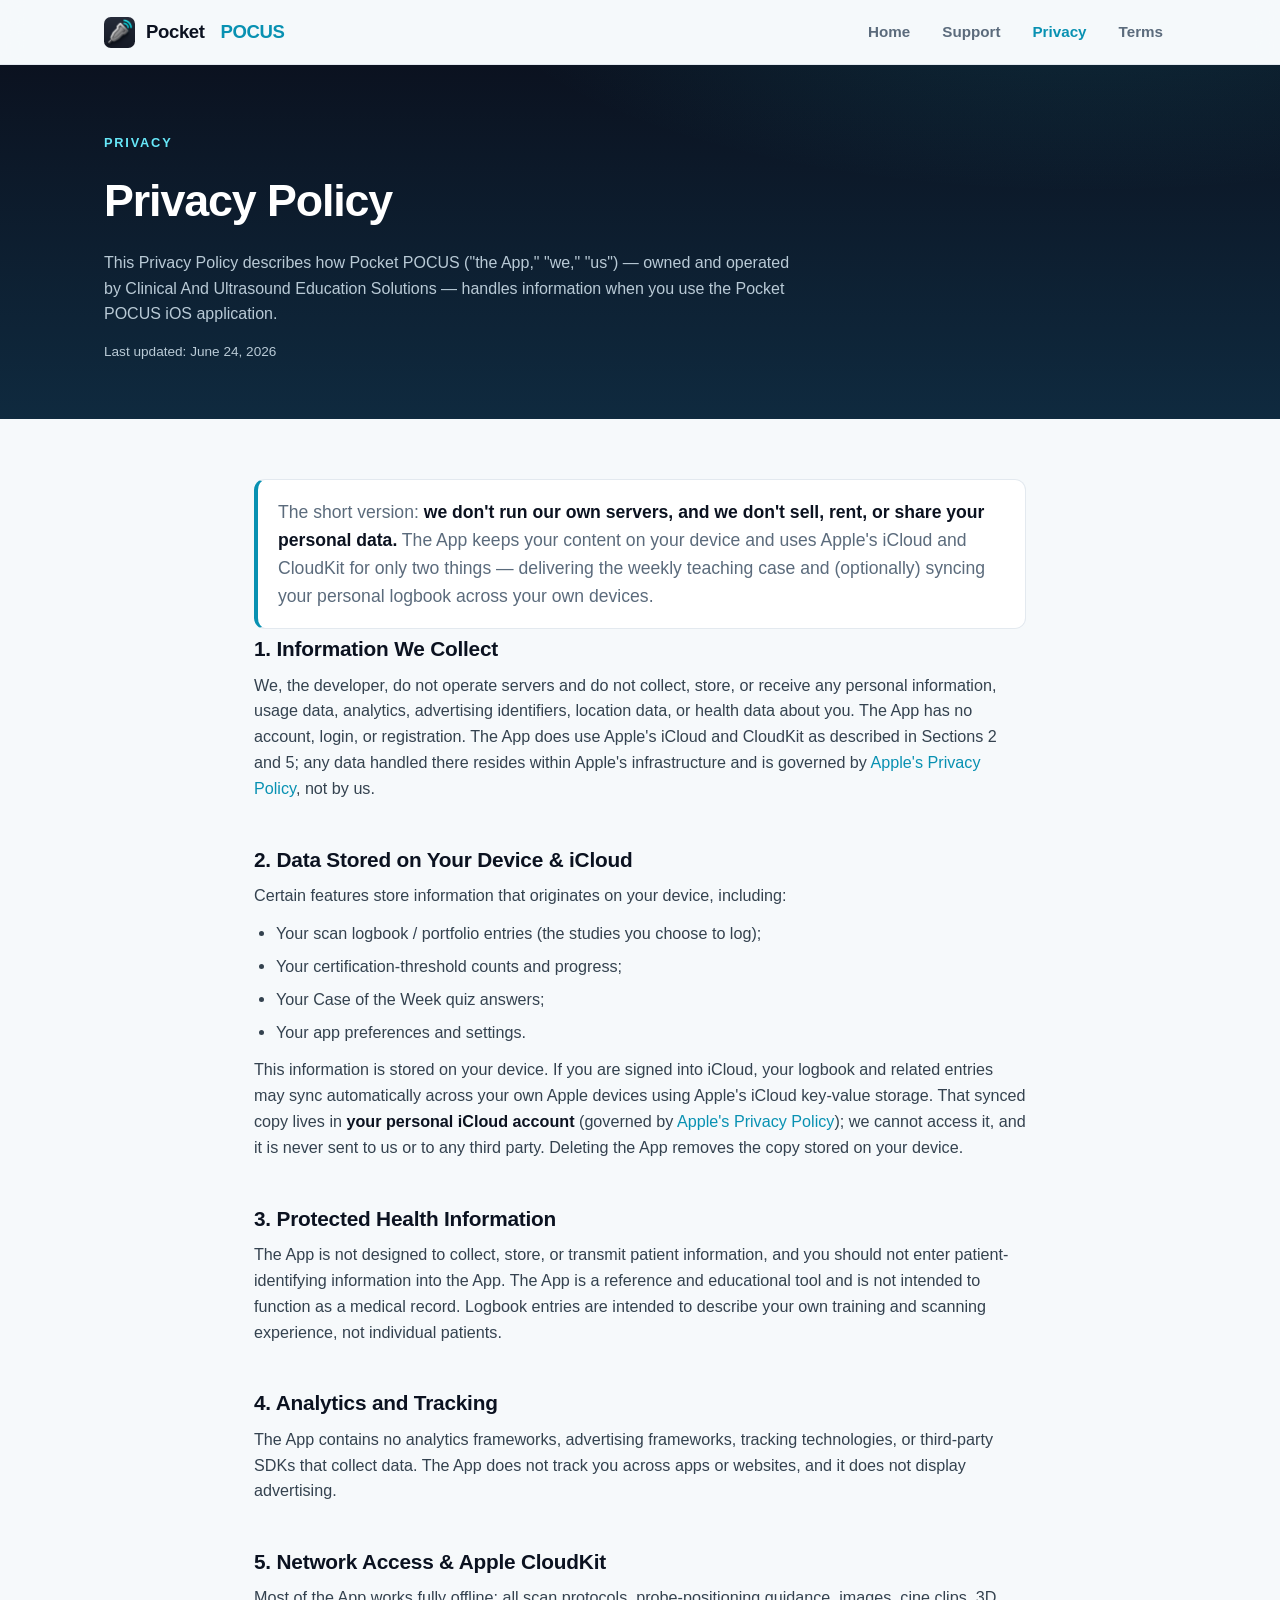
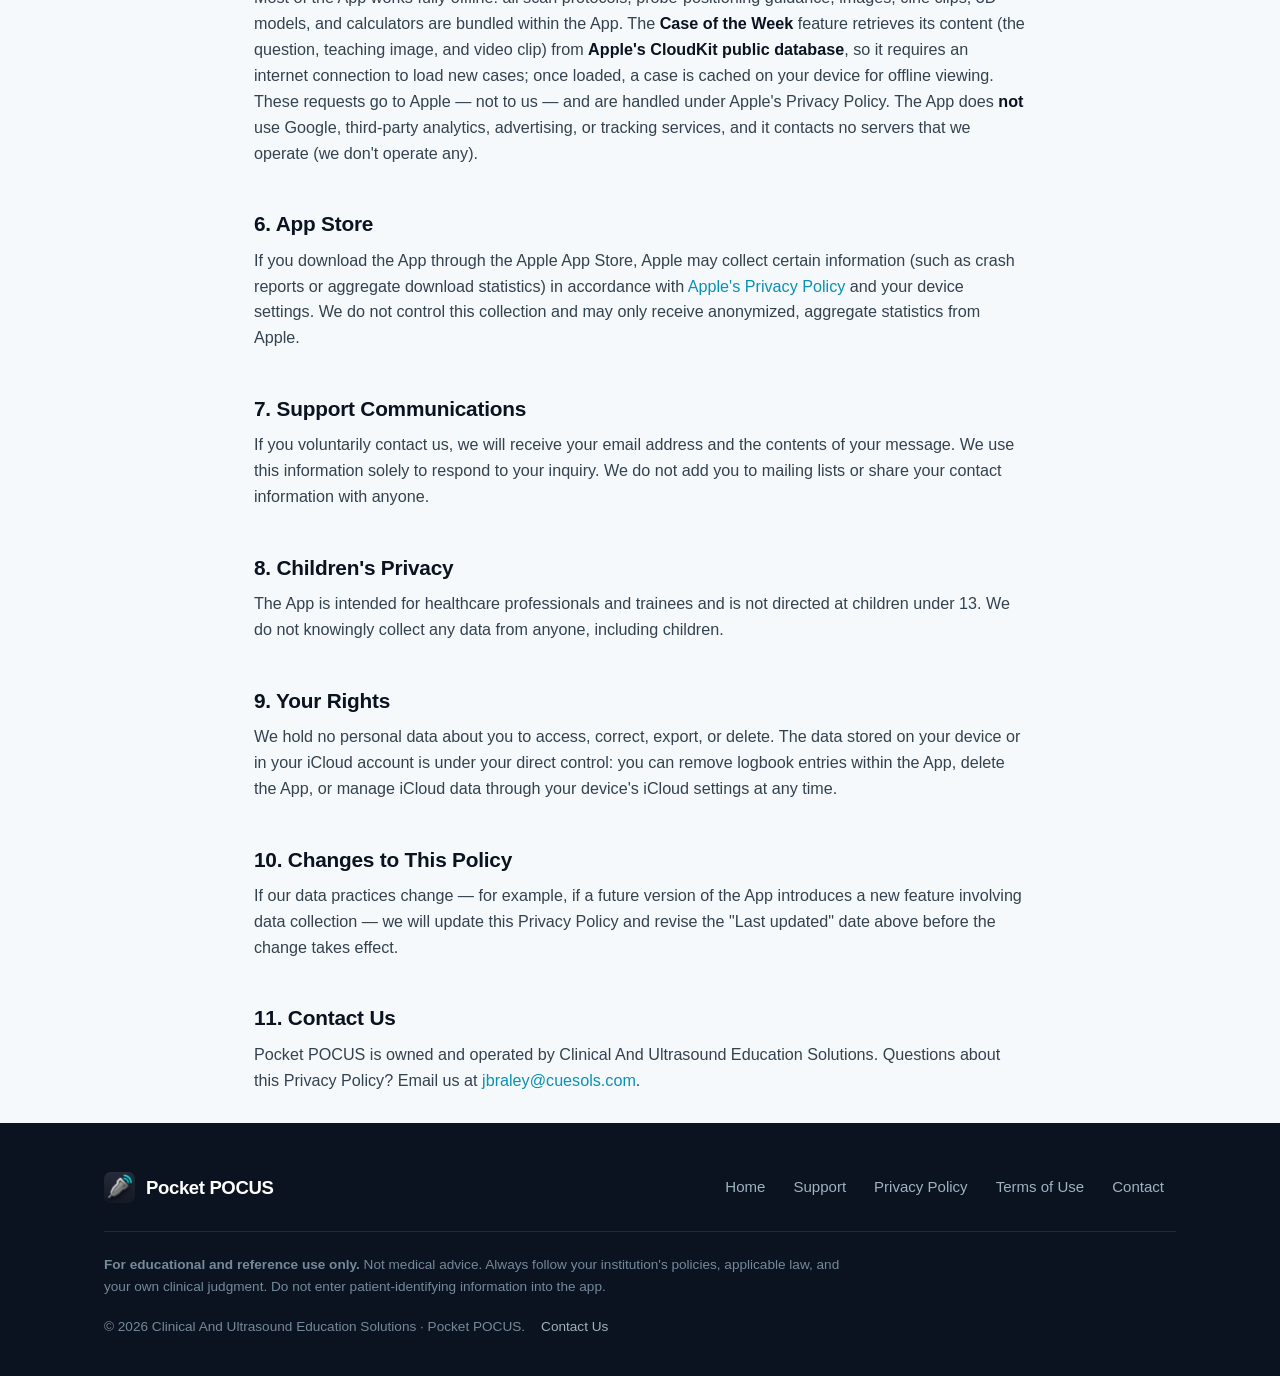
<file: privacy.html>
<!DOCTYPE html>
<html lang="en">
<head>
<meta charset="UTF-8">
<meta name="viewport" content="width=device-width, initial-scale=1.0">
<title>Privacy Policy — Pocket POCUS</title>
<meta name="description" content="Pocket POCUS privacy policy. We don't run our own servers or sell your data. The app stores content on your device and uses Apple iCloud and CloudKit only to deliver the weekly case and optionally sync your logbook.">
<meta name="theme-color" content="#0b1220">
<link rel="icon" type="image/png" href="assets/favicon.png">
<link rel="apple-touch-icon" href="assets/favicon.png">
<link rel="stylesheet" href="styles.css">
</head>
<body>

<header class="nav">
  <div class="wrap">
    <a class="brand" href="index.html">
      <img class="logo-mark" src="assets/favicon.png" alt="">
      Pocket&nbsp;<b>POCUS</b>
    </a>
    <nav class="nav-links">
      <a href="index.html">Home</a>
      <a href="support.html">Support</a>
      <a href="privacy.html" class="active">Privacy</a>
      <a href="terms.html">Terms</a>
    </nav>
  </div>
</header>

<section class="page-hero">
  <div class="wrap">
    <span class="kicker">Privacy</span>
    <h1>Privacy Policy</h1>
    <p>This Privacy Policy describes how Pocket POCUS ("the App," "we," "us") — owned and operated by Clinical And Ultrasound Education Solutions — handles information when you use the Pocket POCUS iOS application.</p>
    <p class="updated">Last updated: June 24, 2026</p>
  </div>
</section>

<section class="legal">
  <div class="wrap">

    <p class="lead">The short version: <strong>we don't run our own servers, and we don't sell, rent, or share your personal data.</strong> The App keeps your content on your device and uses Apple's iCloud and CloudKit for only two things — delivering the weekly teaching case and (optionally) syncing your personal logbook across your own devices.</p>

    <h2>1. Information We Collect</h2>
    <p>We, the developer, do not operate servers and do not collect, store, or receive any personal information, usage data, analytics, advertising identifiers, location data, or health data about you. The App has no account, login, or registration. The App does use Apple's iCloud and CloudKit as described in Sections 2 and 5; any data handled there resides within Apple's infrastructure and is governed by <a href="https://www.apple.com/legal/privacy/" target="_blank" rel="noopener">Apple's Privacy Policy</a>, not by us.</p>

    <h2>2. Data Stored on Your Device &amp; iCloud</h2>
    <p>Certain features store information that originates on your device, including:</p>
    <ul>
      <li>Your scan logbook / portfolio entries (the studies you choose to log);</li>
      <li>Your certification-threshold counts and progress;</li>
      <li>Your Case of the Week quiz answers;</li>
      <li>Your app preferences and settings.</li>
    </ul>
    <p>This information is stored on your device. If you are signed into iCloud, your logbook and related entries may sync automatically across your own Apple devices using Apple's iCloud key-value storage. That synced copy lives in <strong>your personal iCloud account</strong> (governed by <a href="https://www.apple.com/legal/privacy/" target="_blank" rel="noopener">Apple's Privacy Policy</a>); we cannot access it, and it is never sent to us or to any third party. Deleting the App removes the copy stored on your device.</p>

    <h2>3. Protected Health Information</h2>
    <p>The App is not designed to collect, store, or transmit patient information, and you should not enter patient-identifying information into the App. The App is a reference and educational tool and is not intended to function as a medical record. Logbook entries are intended to describe your own training and scanning experience, not individual patients.</p>

    <h2>4. Analytics and Tracking</h2>
    <p>The App contains no analytics frameworks, advertising frameworks, tracking technologies, or third-party SDKs that collect data. The App does not track you across apps or websites, and it does not display advertising.</p>

    <h2>5. Network Access &amp; Apple CloudKit</h2>
    <p>Most of the App works fully offline: all scan protocols, probe-positioning guidance, images, cine clips, 3D models, and calculators are bundled within the App. The <strong>Case of the Week</strong> feature retrieves its content (the question, teaching image, and video clip) from <strong>Apple's CloudKit public database</strong>, so it requires an internet connection to load new cases; once loaded, a case is cached on your device for offline viewing. These requests go to Apple — not to us — and are handled under Apple's Privacy Policy. The App does <strong>not</strong> use Google, third-party analytics, advertising, or tracking services, and it contacts no servers that we operate (we don't operate any).</p>

    <h2>6. App Store</h2>
    <p>If you download the App through the Apple App Store, Apple may collect certain information (such as crash reports or aggregate download statistics) in accordance with <a href="https://www.apple.com/legal/privacy/" target="_blank" rel="noopener">Apple's Privacy Policy</a> and your device settings. We do not control this collection and may only receive anonymized, aggregate statistics from Apple.</p>

    <h2>7. Support Communications</h2>
    <p>If you voluntarily contact us, we will receive your email address and the contents of your message. We use this information solely to respond to your inquiry. We do not add you to mailing lists or share your contact information with anyone.</p>

    <h2>8. Children's Privacy</h2>
    <p>The App is intended for healthcare professionals and trainees and is not directed at children under 13. We do not knowingly collect any data from anyone, including children.</p>

    <h2>9. Your Rights</h2>
    <p>We hold no personal data about you to access, correct, export, or delete. The data stored on your device or in your iCloud account is under your direct control: you can remove logbook entries within the App, delete the App, or manage iCloud data through your device's iCloud settings at any time.</p>

    <h2>10. Changes to This Policy</h2>
    <p>If our data practices change — for example, if a future version of the App introduces a new feature involving data collection — we will update this Privacy Policy and revise the "Last updated" date above before the change takes effect.</p>

    <h2>11. Contact Us</h2>
    <p>Pocket POCUS is owned and operated by Clinical And Ultrasound Education Solutions. Questions about this Privacy Policy? Email us at <a href="mailto:jbraley@cuesols.com">jbraley@cuesols.com</a>.</p>

  </div>
</section>

<footer class="footer">
  <div class="wrap">
    <div class="top">
      <a class="brand" href="index.html">
        <img class="logo-mark" src="assets/favicon.png" alt="">
        Pocket POCUS
      </a>
      <nav>
        <a href="index.html">Home</a>
        <a href="support.html">Support</a>
        <a href="privacy.html">Privacy Policy</a>
        <a href="terms.html">Terms of Use</a>
        <a href="mailto:jbraley@cuesols.com">Contact</a>
      </nav>
    </div>
    <p class="legal-note"><b>For educational and reference use only.</b> Not medical advice. Always follow your institution's policies, applicable law, and your own clinical judgment. Do not enter patient-identifying information into the app.</p>
    <div class="copy">
      <span>© 2026 Clinical And Ultrasound Education Solutions · Pocket POCUS.</span>
      <a href="mailto:jbraley@cuesols.com">Contact Us</a>
    </div>
  </div>
</footer>

</body>
</html>
</file>
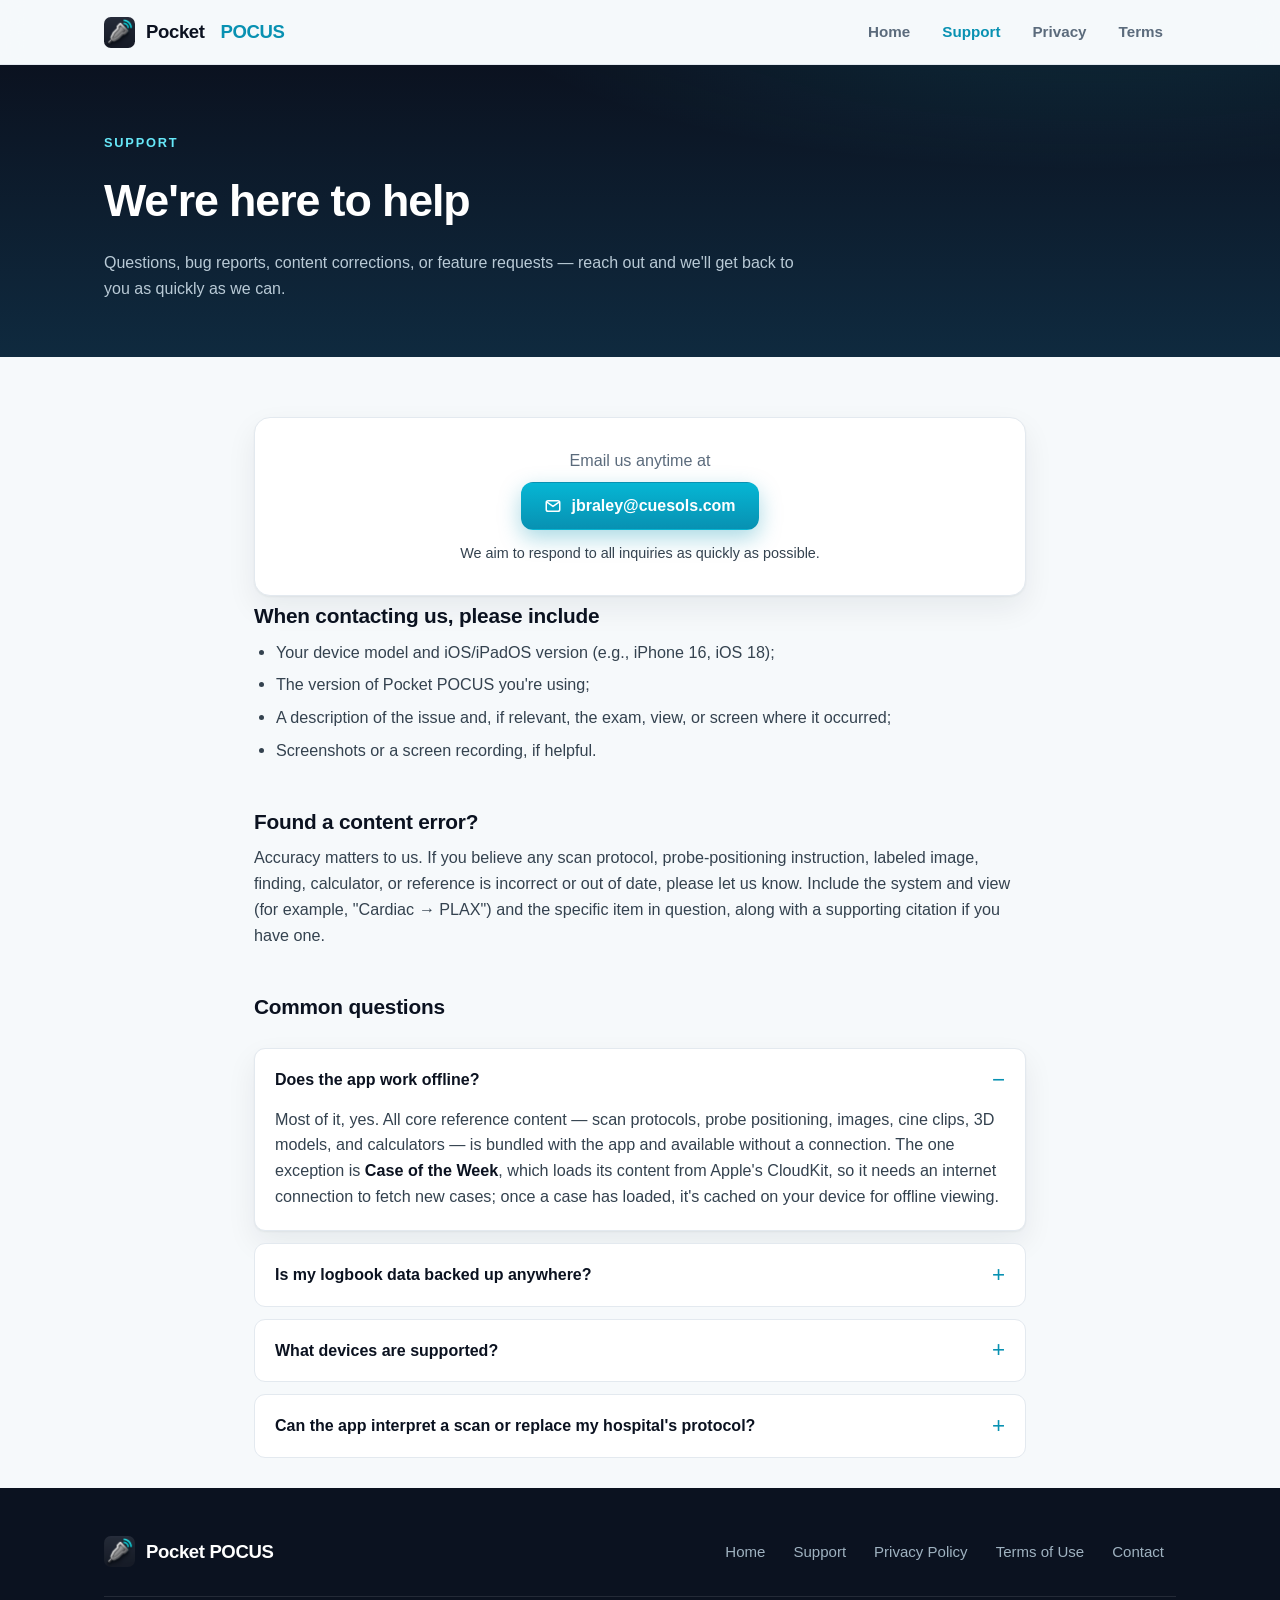
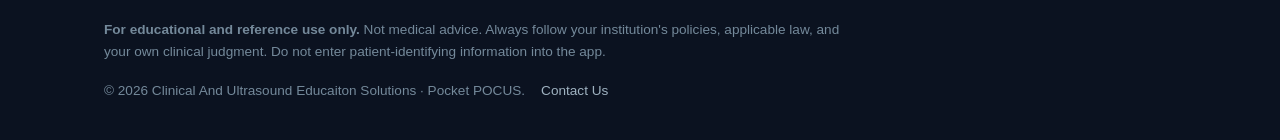
<file: support.html>
<!DOCTYPE html>
<html lang="en">
<head>
<meta charset="UTF-8">
<meta name="viewport" content="width=device-width, initial-scale=1.0">
<title>Support — Pocket POCUS</title>
<meta name="description" content="Get help with Pocket POCUS. Contact support, report a content error, or read answers to common questions about the point-of-care ultrasound reference app.">
<meta name="theme-color" content="#0b1220">
<link rel="icon" type="image/png" href="assets/favicon.png">
<link rel="apple-touch-icon" href="assets/favicon.png">
<link rel="stylesheet" href="styles.css">
</head>
<body>

<header class="nav">
  <div class="wrap">
    <a class="brand" href="index.html">
      <img class="logo-mark" src="assets/favicon.png" alt="">
      Pocket&nbsp;<b>POCUS</b>
    </a>
    <nav class="nav-links">
      <a href="index.html">Home</a>
      <a href="support.html" class="active">Support</a>
      <a href="privacy.html">Privacy</a>
      <a href="terms.html">Terms</a>
    </nav>
  </div>
</header>

<section class="page-hero">
  <div class="wrap">
    <span class="kicker">Support</span>
    <h1>We're here to help</h1>
    <p>Questions, bug reports, content corrections, or feature requests — reach out and we'll get back to you as quickly as we can.</p>
  </div>
</section>

<section class="legal">
  <div class="wrap">

    <div class="support-card">
      <p style="margin-top:0;color:var(--muted);">Email us anytime at</p>
      <a class="btn btn-primary email-btn" href="mailto:jbraley@cuesols.com?subject=Pocket%20POCUS%20Support">
        <svg width="18" height="18" viewBox="0 0 24 24" fill="none" stroke="currentColor" stroke-width="2" stroke-linecap="round" stroke-linejoin="round"><rect x="3" y="5" width="18" height="14" rx="2.5"/><path d="m3.5 6.5 8.5 6 8.5-6"/></svg>
        jbraley@cuesols.com
      </a>
      <p style="margin-bottom:0;font-size:.9rem;">We aim to respond to all inquiries as quickly as possible.</p>
    </div>

    <h2>When contacting us, please include</h2>
    <ul>
      <li>Your device model and iOS/iPadOS version (e.g., iPhone 16, iOS 18);</li>
      <li>The version of Pocket POCUS you're using;</li>
      <li>A description of the issue and, if relevant, the exam, view, or screen where it occurred;</li>
      <li>Screenshots or a screen recording, if helpful.</li>
    </ul>

    <h2>Found a content error?</h2>
    <p>Accuracy matters to us. If you believe any scan protocol, probe-positioning instruction, labeled image, finding, calculator, or reference is incorrect or out of date, please let us know. Include the system and view (for example, "Cardiac → PLAX") and the specific item in question, along with a supporting citation if you have one.</p>

    <h2>Common questions</h2>
    <div class="faq">
      <details open>
        <summary>Does the app work offline?</summary>
        <p>Most of it, yes. All core reference content — scan protocols, probe positioning, images, cine clips, 3D models, and calculators — is bundled with the app and available without a connection. The one exception is <strong>Case of the Week</strong>, which loads its content from Apple's CloudKit, so it needs an internet connection to fetch new cases; once a case has loaded, it's cached on your device for offline viewing.</p>
      </details>
      <details>
        <summary>Is my logbook data backed up anywhere?</summary>
        <p>Your logbook and certification counts are stored on your device. If you're signed into iCloud, they also sync across your own Apple devices via iCloud — that copy lives in your personal Apple account, not on our servers (we don't operate any), and we can't access it. Deleting the app removes the copy stored on your device.</p>
      </details>
      <details>
        <summary>What devices are supported?</summary>
        <p>Pocket POCUS is a universal app for iPhone and iPad. We aim to support recent iOS and iPadOS versions; see the App Store listing for current requirements once the app is live.</p>
      </details>
      <details>
        <summary>Can the app interpret a scan or replace my hospital's protocol?</summary>
        <p>No. Pocket POCUS is an educational and reference tool only. It does not interpret images, provide medical advice, or make clinical decisions, and it does not replace formal training, supervision, credentialing, or your institution's policies and protocols. Always rely on your own clinical judgment and follow the rules that govern your practice. See our <a href="terms.html">Terms of Use</a>.</p>
      </details>
    </div>

  </div>
</section>

<footer class="footer">
  <div class="wrap">
    <div class="top">
      <a class="brand" href="index.html">
        <img class="logo-mark" src="assets/favicon.png" alt="">
        Pocket POCUS
      </a>
      <nav>
        <a href="index.html">Home</a>
        <a href="support.html">Support</a>
        <a href="privacy.html">Privacy Policy</a>
        <a href="terms.html">Terms of Use</a>
        <a href="mailto:jbraley@cuesols.com">Contact</a>
      </nav>
    </div>
    <p class="legal-note"><b>For educational and reference use only.</b> Not medical advice. Always follow your institution's policies, applicable law, and your own clinical judgment. Do not enter patient-identifying information into the app.</p>
    <div class="copy">
      <span>© 2026 Clinical And Ultrasound Educaiton Solutions · Pocket POCUS.</span>
      <a href="mailto:jbraley@cuesols.com">Contact Us</a>
    </div>
  </div>
</footer>

</body>
</html>
</file>
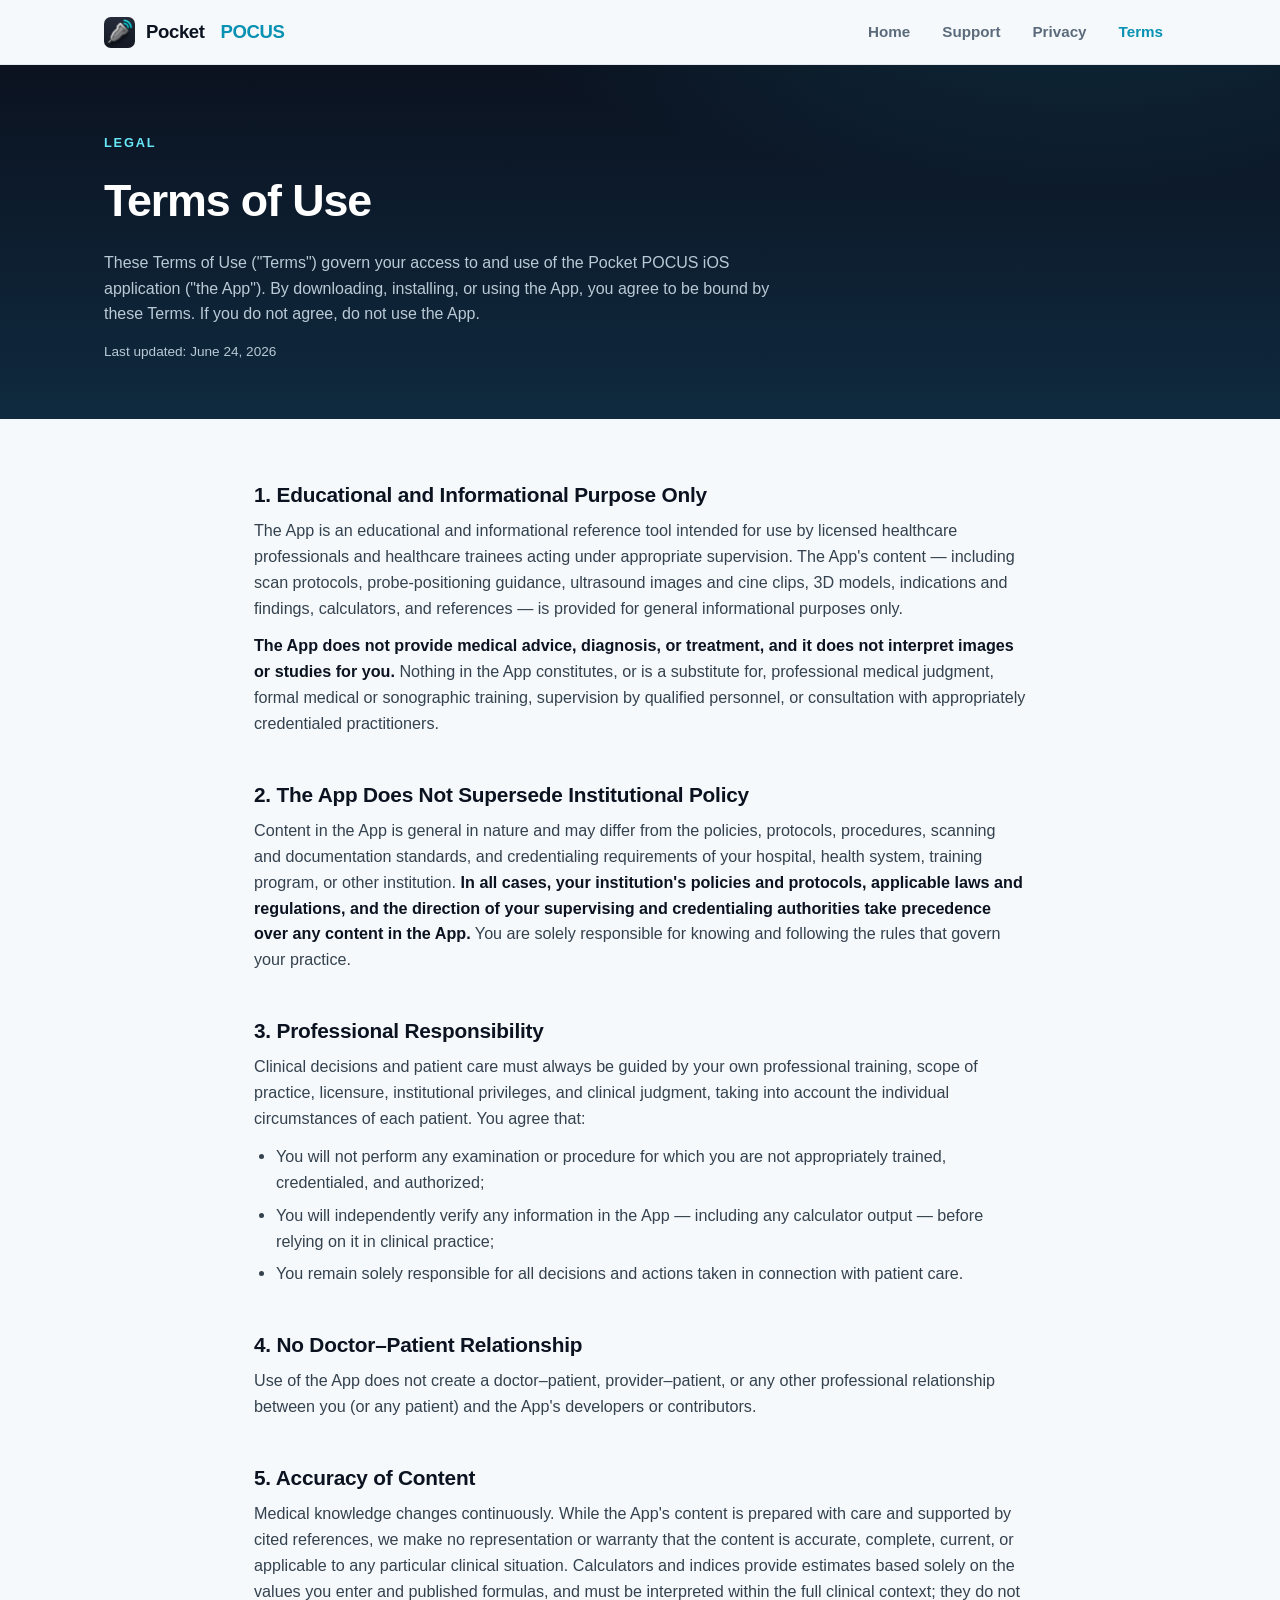
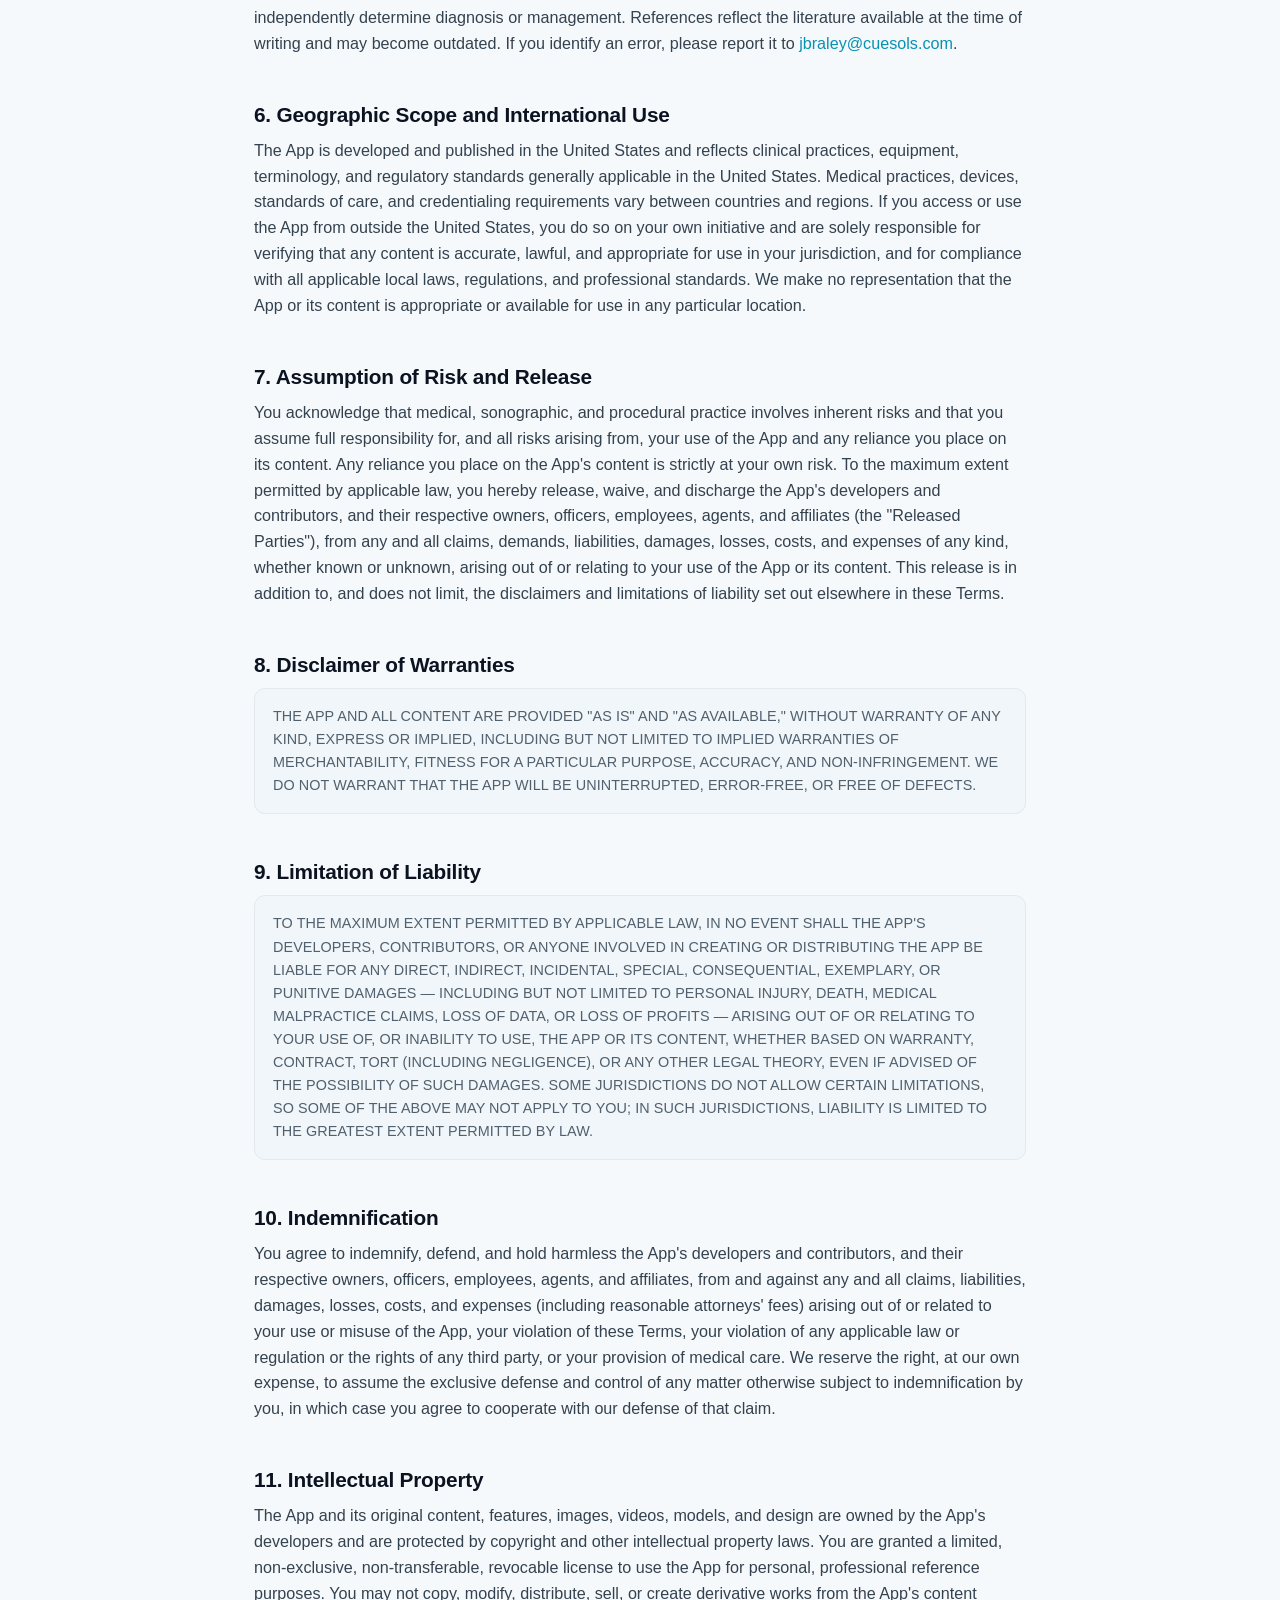
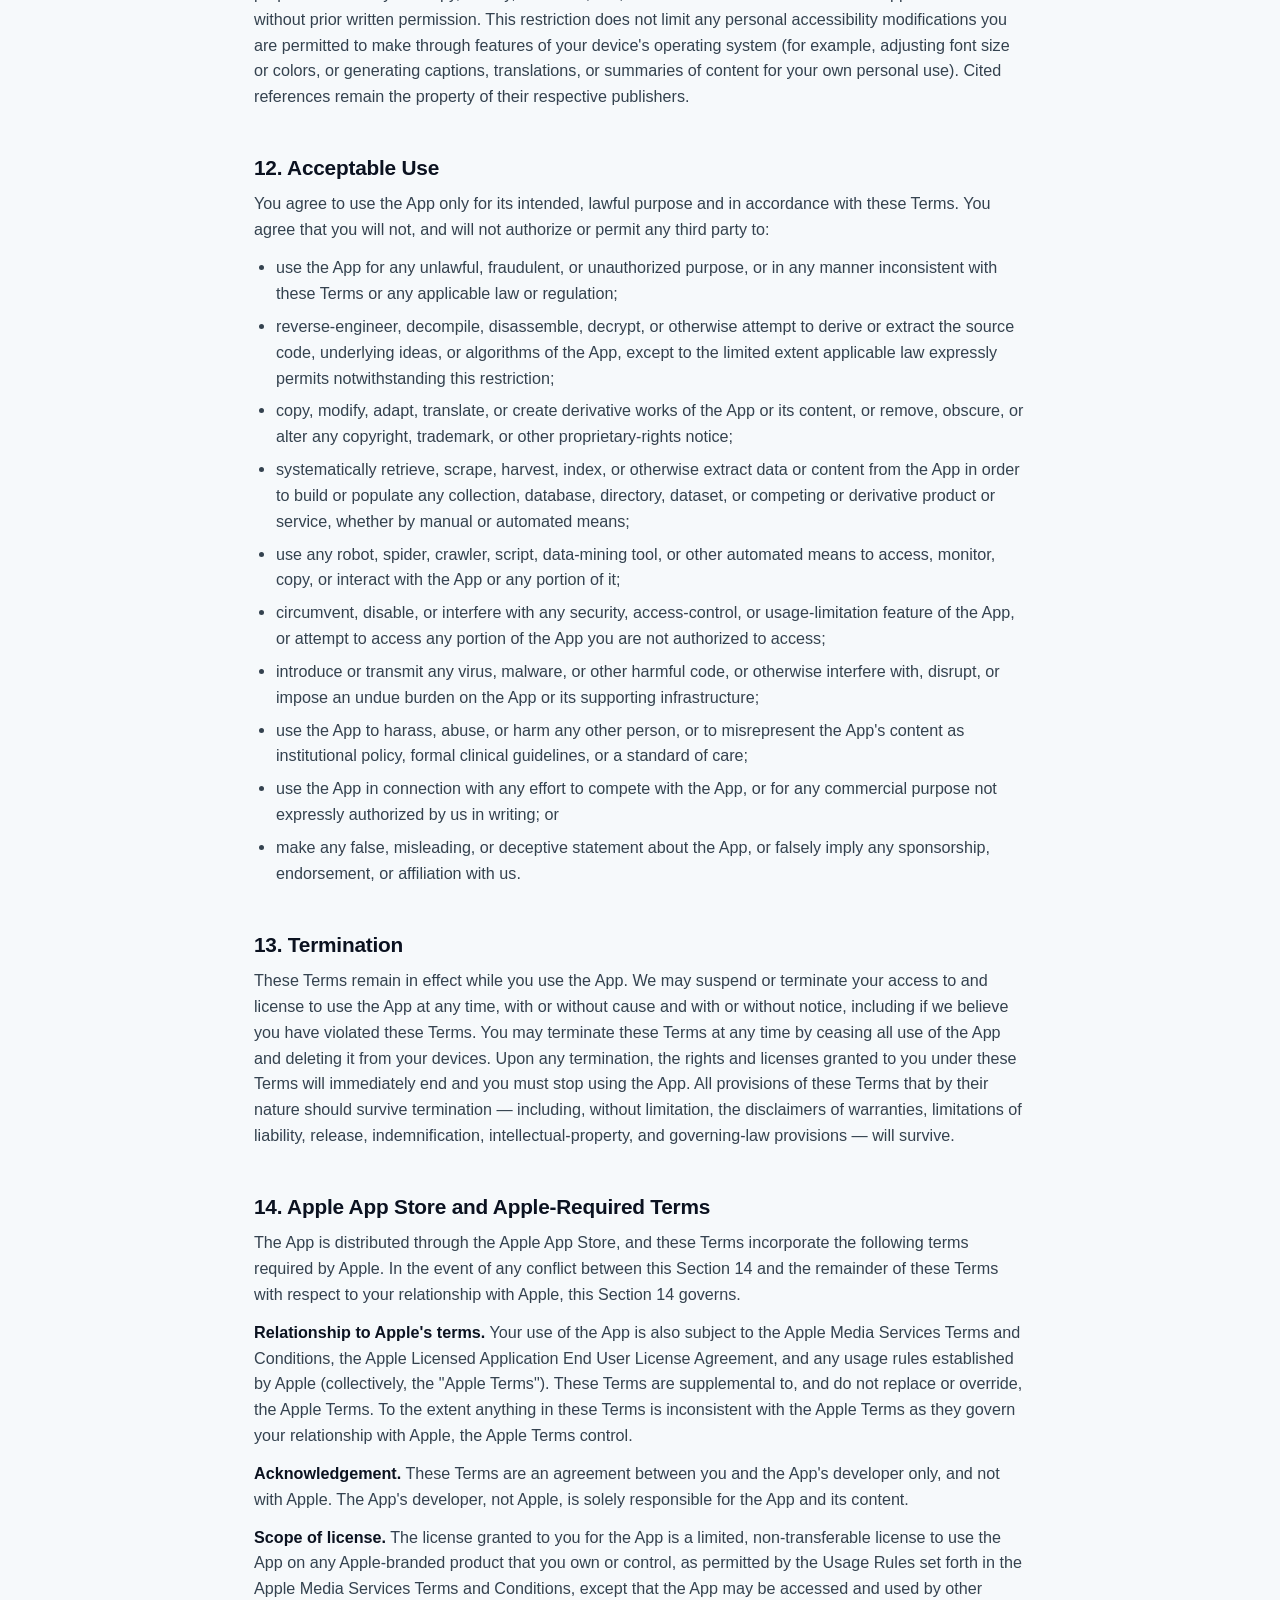
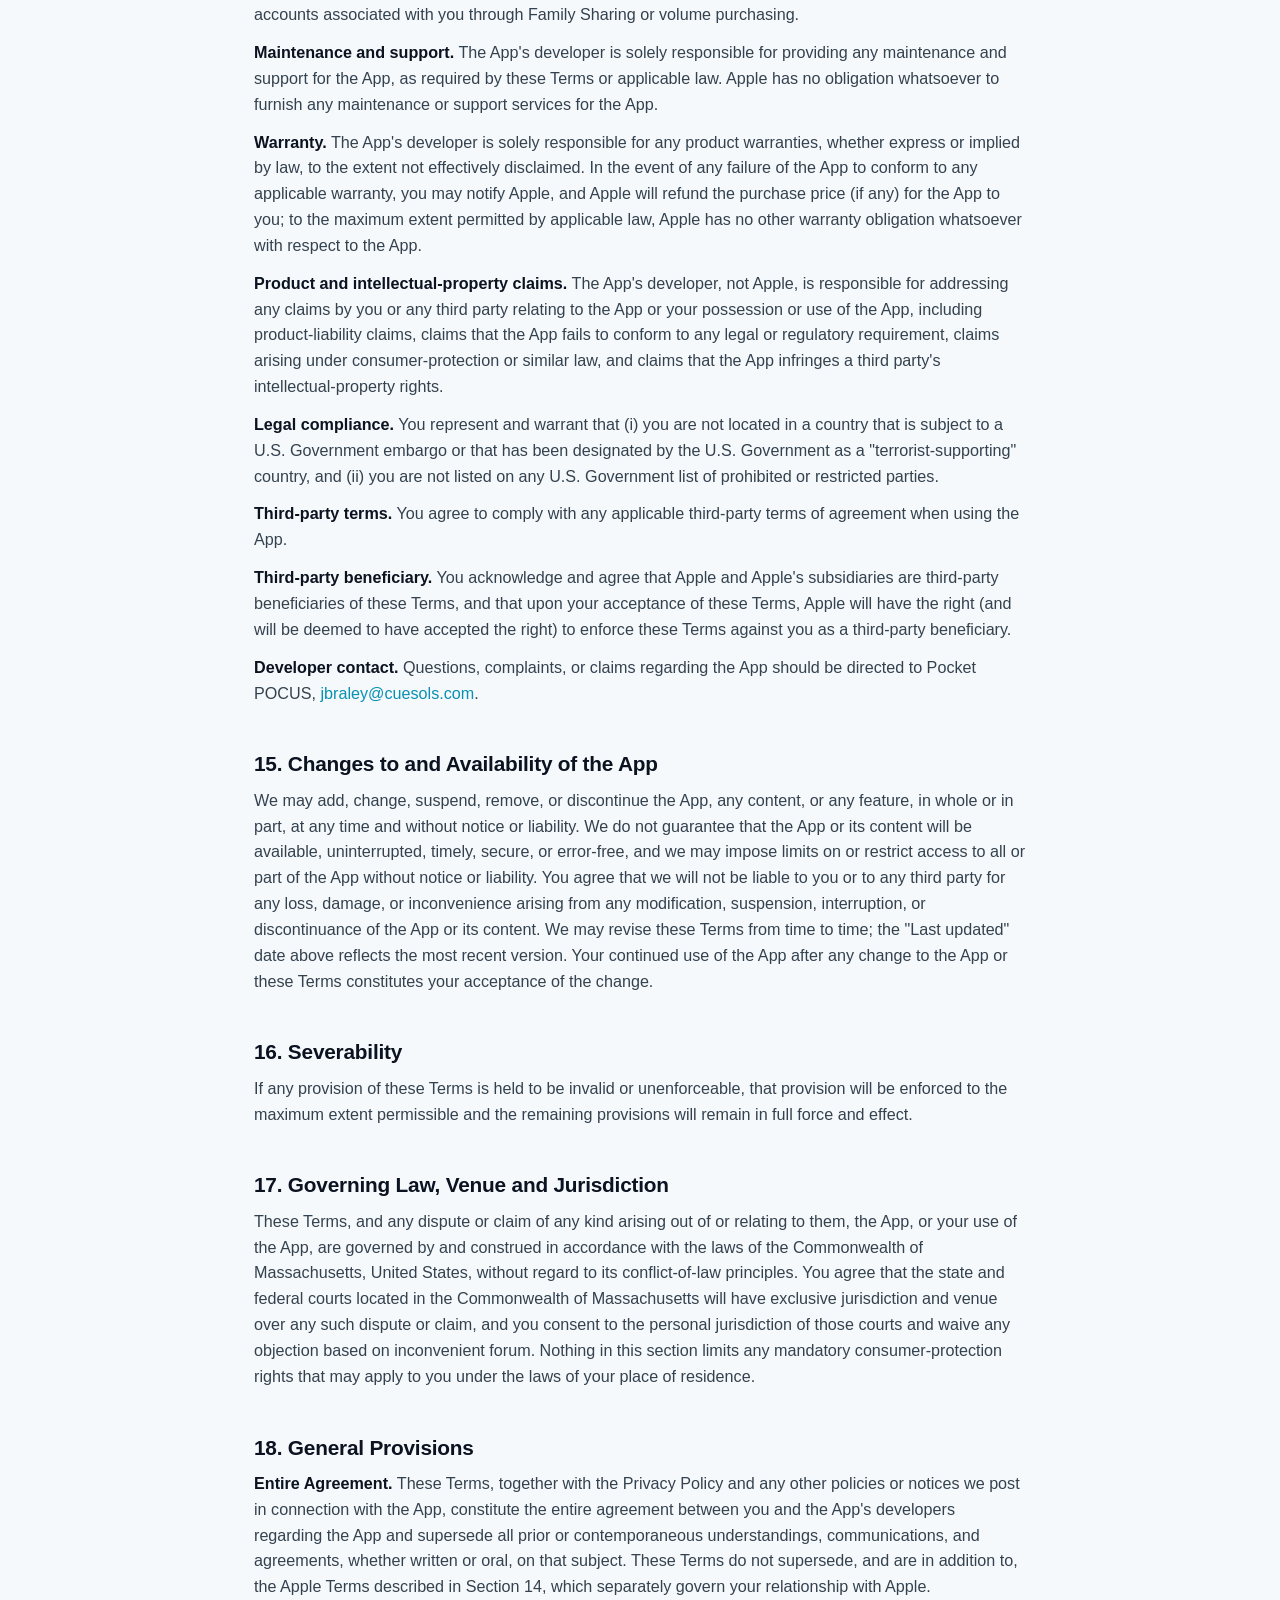
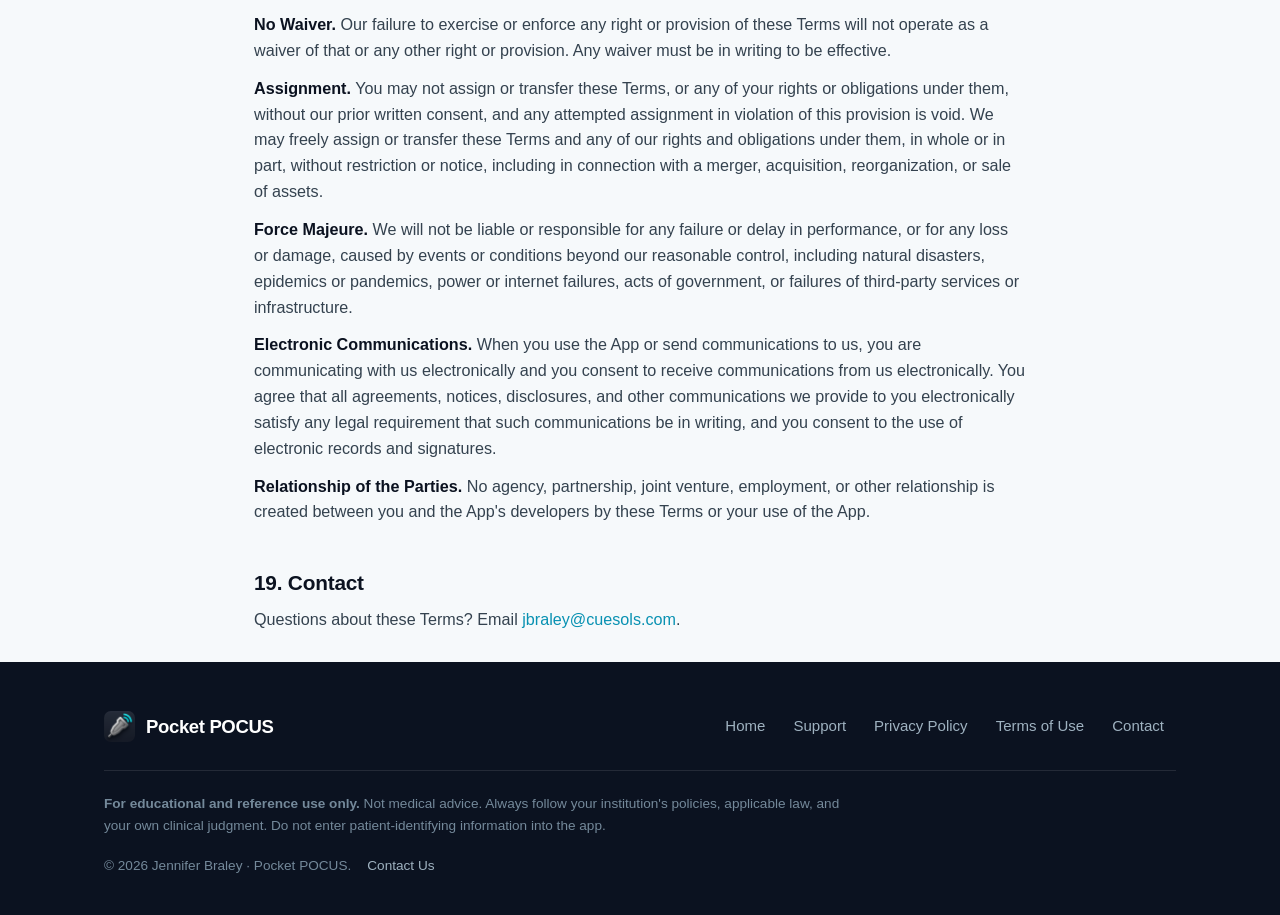
<file: terms.html>
<!DOCTYPE html>
<html lang="en">
<head>
<meta charset="UTF-8">
<meta name="viewport" content="width=device-width, initial-scale=1.0">
<title>Terms of Use — Pocket POCUS</title>
<meta name="description" content="Terms of Use governing access to and use of the Pocket POCUS iOS application.">
<meta name="theme-color" content="#0b1220">
<link rel="icon" type="image/png" href="assets/favicon.png">
<link rel="apple-touch-icon" href="assets/favicon.png">
<link rel="stylesheet" href="styles.css">
</head>
<body>

<header class="nav">
  <div class="wrap">
    <a class="brand" href="index.html">
      <img class="logo-mark" src="assets/favicon.png" alt="">
      Pocket&nbsp;<b>POCUS</b>
    </a>
    <nav class="nav-links">
      <a href="index.html">Home</a>
      <a href="support.html">Support</a>
      <a href="privacy.html">Privacy</a>
      <a href="terms.html" class="active">Terms</a>
    </nav>
  </div>
</header>

<section class="page-hero">
  <div class="wrap">
    <span class="kicker">Legal</span>
    <h1>Terms of Use</h1>
    <p>These Terms of Use ("Terms") govern your access to and use of the Pocket POCUS iOS application ("the App"). By downloading, installing, or using the App, you agree to be bound by these Terms. If you do not agree, do not use the App.</p>
    <p class="updated">Last updated: June 24, 2026</p>
  </div>
</section>

<section class="legal">
  <div class="wrap">

    <h2>1. Educational and Informational Purpose Only</h2>
    <p>The App is an educational and informational reference tool intended for use by licensed healthcare professionals and healthcare trainees acting under appropriate supervision. The App's content — including scan protocols, probe-positioning guidance, ultrasound images and cine clips, 3D models, indications and findings, calculators, and references — is provided for general informational purposes only.</p>
    <p><strong>The App does not provide medical advice, diagnosis, or treatment, and it does not interpret images or studies for you.</strong> Nothing in the App constitutes, or is a substitute for, professional medical judgment, formal medical or sonographic training, supervision by qualified personnel, or consultation with appropriately credentialed practitioners.</p>

    <h2>2. The App Does Not Supersede Institutional Policy</h2>
    <p>Content in the App is general in nature and may differ from the policies, protocols, procedures, scanning and documentation standards, and credentialing requirements of your hospital, health system, training program, or other institution. <strong>In all cases, your institution's policies and protocols, applicable laws and regulations, and the direction of your supervising and credentialing authorities take precedence over any content in the App.</strong> You are solely responsible for knowing and following the rules that govern your practice.</p>

    <h2>3. Professional Responsibility</h2>
    <p>Clinical decisions and patient care must always be guided by your own professional training, scope of practice, licensure, institutional privileges, and clinical judgment, taking into account the individual circumstances of each patient. You agree that:</p>
    <ul>
      <li>You will not perform any examination or procedure for which you are not appropriately trained, credentialed, and authorized;</li>
      <li>You will independently verify any information in the App — including any calculator output — before relying on it in clinical practice;</li>
      <li>You remain solely responsible for all decisions and actions taken in connection with patient care.</li>
    </ul>

    <h2>4. No Doctor–Patient Relationship</h2>
    <p>Use of the App does not create a doctor–patient, provider–patient, or any other professional relationship between you (or any patient) and the App's developers or contributors.</p>

    <h2>5. Accuracy of Content</h2>
    <p>Medical knowledge changes continuously. While the App's content is prepared with care and supported by cited references, we make no representation or warranty that the content is accurate, complete, current, or applicable to any particular clinical situation. Calculators and indices provide estimates based solely on the values you enter and published formulas, and must be interpreted within the full clinical context; they do not independently determine diagnosis or management. References reflect the literature available at the time of writing and may become outdated. If you identify an error, please report it to <a href="mailto:jbraley@cuesols.com">jbraley@cuesols.com</a>.</p>

    <h2>6. Geographic Scope and International Use</h2>
    <p>The App is developed and published in the United States and reflects clinical practices, equipment, terminology, and regulatory standards generally applicable in the United States. Medical practices, devices, standards of care, and credentialing requirements vary between countries and regions. If you access or use the App from outside the United States, you do so on your own initiative and are solely responsible for verifying that any content is accurate, lawful, and appropriate for use in your jurisdiction, and for compliance with all applicable local laws, regulations, and professional standards. We make no representation that the App or its content is appropriate or available for use in any particular location.</p>

    <h2>7. Assumption of Risk and Release</h2>
    <p>You acknowledge that medical, sonographic, and procedural practice involves inherent risks and that you assume full responsibility for, and all risks arising from, your use of the App and any reliance you place on its content. Any reliance you place on the App's content is strictly at your own risk. To the maximum extent permitted by applicable law, you hereby release, waive, and discharge the App's developers and contributors, and their respective owners, officers, employees, agents, and affiliates (the "Released Parties"), from any and all claims, demands, liabilities, damages, losses, costs, and expenses of any kind, whether known or unknown, arising out of or relating to your use of the App or its content. This release is in addition to, and does not limit, the disclaimers and limitations of liability set out elsewhere in these Terms.</p>

    <h2>8. Disclaimer of Warranties</h2>
    <p class="legalese">THE APP AND ALL CONTENT ARE PROVIDED "AS IS" AND "AS AVAILABLE," WITHOUT WARRANTY OF ANY KIND, EXPRESS OR IMPLIED, INCLUDING BUT NOT LIMITED TO IMPLIED WARRANTIES OF MERCHANTABILITY, FITNESS FOR A PARTICULAR PURPOSE, ACCURACY, AND NON-INFRINGEMENT. WE DO NOT WARRANT THAT THE APP WILL BE UNINTERRUPTED, ERROR-FREE, OR FREE OF DEFECTS.</p>

    <h2>9. Limitation of Liability</h2>
    <p class="legalese">TO THE MAXIMUM EXTENT PERMITTED BY APPLICABLE LAW, IN NO EVENT SHALL THE APP'S DEVELOPERS, CONTRIBUTORS, OR ANYONE INVOLVED IN CREATING OR DISTRIBUTING THE APP BE LIABLE FOR ANY DIRECT, INDIRECT, INCIDENTAL, SPECIAL, CONSEQUENTIAL, EXEMPLARY, OR PUNITIVE DAMAGES — INCLUDING BUT NOT LIMITED TO PERSONAL INJURY, DEATH, MEDICAL MALPRACTICE CLAIMS, LOSS OF DATA, OR LOSS OF PROFITS — ARISING OUT OF OR RELATING TO YOUR USE OF, OR INABILITY TO USE, THE APP OR ITS CONTENT, WHETHER BASED ON WARRANTY, CONTRACT, TORT (INCLUDING NEGLIGENCE), OR ANY OTHER LEGAL THEORY, EVEN IF ADVISED OF THE POSSIBILITY OF SUCH DAMAGES. SOME JURISDICTIONS DO NOT ALLOW CERTAIN LIMITATIONS, SO SOME OF THE ABOVE MAY NOT APPLY TO YOU; IN SUCH JURISDICTIONS, LIABILITY IS LIMITED TO THE GREATEST EXTENT PERMITTED BY LAW.</p>

    <h2>10. Indemnification</h2>
    <p>You agree to indemnify, defend, and hold harmless the App's developers and contributors, and their respective owners, officers, employees, agents, and affiliates, from and against any and all claims, liabilities, damages, losses, costs, and expenses (including reasonable attorneys' fees) arising out of or related to your use or misuse of the App, your violation of these Terms, your violation of any applicable law or regulation or the rights of any third party, or your provision of medical care. We reserve the right, at our own expense, to assume the exclusive defense and control of any matter otherwise subject to indemnification by you, in which case you agree to cooperate with our defense of that claim.</p>

    <h2>11. Intellectual Property</h2>
    <p>The App and its original content, features, images, videos, models, and design are owned by the App's developers and are protected by copyright and other intellectual property laws. You are granted a limited, non-exclusive, non-transferable, revocable license to use the App for personal, professional reference purposes. You may not copy, modify, distribute, sell, or create derivative works from the App's content without prior written permission. This restriction does not limit any personal accessibility modifications you are permitted to make through features of your device's operating system (for example, adjusting font size or colors, or generating captions, translations, or summaries of content for your own personal use). Cited references remain the property of their respective publishers.</p>

    <h2>12. Acceptable Use</h2>
    <p>You agree to use the App only for its intended, lawful purpose and in accordance with these Terms. You agree that you will not, and will not authorize or permit any third party to:</p>
    <ul>
      <li>use the App for any unlawful, fraudulent, or unauthorized purpose, or in any manner inconsistent with these Terms or any applicable law or regulation;</li>
      <li>reverse-engineer, decompile, disassemble, decrypt, or otherwise attempt to derive or extract the source code, underlying ideas, or algorithms of the App, except to the limited extent applicable law expressly permits notwithstanding this restriction;</li>
      <li>copy, modify, adapt, translate, or create derivative works of the App or its content, or remove, obscure, or alter any copyright, trademark, or other proprietary-rights notice;</li>
      <li>systematically retrieve, scrape, harvest, index, or otherwise extract data or content from the App in order to build or populate any collection, database, directory, dataset, or competing or derivative product or service, whether by manual or automated means;</li>
      <li>use any robot, spider, crawler, script, data-mining tool, or other automated means to access, monitor, copy, or interact with the App or any portion of it;</li>
      <li>circumvent, disable, or interfere with any security, access-control, or usage-limitation feature of the App, or attempt to access any portion of the App you are not authorized to access;</li>
      <li>introduce or transmit any virus, malware, or other harmful code, or otherwise interfere with, disrupt, or impose an undue burden on the App or its supporting infrastructure;</li>
      <li>use the App to harass, abuse, or harm any other person, or to misrepresent the App's content as institutional policy, formal clinical guidelines, or a standard of care;</li>
      <li>use the App in connection with any effort to compete with the App, or for any commercial purpose not expressly authorized by us in writing; or</li>
      <li>make any false, misleading, or deceptive statement about the App, or falsely imply any sponsorship, endorsement, or affiliation with us.</li>
    </ul>

    <h2>13. Termination</h2>
    <p>These Terms remain in effect while you use the App. We may suspend or terminate your access to and license to use the App at any time, with or without cause and with or without notice, including if we believe you have violated these Terms. You may terminate these Terms at any time by ceasing all use of the App and deleting it from your devices. Upon any termination, the rights and licenses granted to you under these Terms will immediately end and you must stop using the App. All provisions of these Terms that by their nature should survive termination — including, without limitation, the disclaimers of warranties, limitations of liability, release, indemnification, intellectual-property, and governing-law provisions — will survive.</p>

    <h2>14. Apple App Store and Apple-Required Terms</h2>
    <p>The App is distributed through the Apple App Store, and these Terms incorporate the following terms required by Apple. In the event of any conflict between this Section 14 and the remainder of these Terms with respect to your relationship with Apple, this Section 14 governs.</p>
    <p><strong>Relationship to Apple's terms.</strong> Your use of the App is also subject to the Apple Media Services Terms and Conditions, the Apple Licensed Application End User License Agreement, and any usage rules established by Apple (collectively, the "Apple Terms"). These Terms are supplemental to, and do not replace or override, the Apple Terms. To the extent anything in these Terms is inconsistent with the Apple Terms as they govern your relationship with Apple, the Apple Terms control.</p>
    <p><strong>Acknowledgement.</strong> These Terms are an agreement between you and the App's developer only, and not with Apple. The App's developer, not Apple, is solely responsible for the App and its content.</p>
    <p><strong>Scope of license.</strong> The license granted to you for the App is a limited, non-transferable license to use the App on any Apple-branded product that you own or control, as permitted by the Usage Rules set forth in the Apple Media Services Terms and Conditions, except that the App may be accessed and used by other accounts associated with you through Family Sharing or volume purchasing.</p>
    <p><strong>Maintenance and support.</strong> The App's developer is solely responsible for providing any maintenance and support for the App, as required by these Terms or applicable law. Apple has no obligation whatsoever to furnish any maintenance or support services for the App.</p>
    <p><strong>Warranty.</strong> The App's developer is solely responsible for any product warranties, whether express or implied by law, to the extent not effectively disclaimed. In the event of any failure of the App to conform to any applicable warranty, you may notify Apple, and Apple will refund the purchase price (if any) for the App to you; to the maximum extent permitted by applicable law, Apple has no other warranty obligation whatsoever with respect to the App.</p>
    <p><strong>Product and intellectual-property claims.</strong> The App's developer, not Apple, is responsible for addressing any claims by you or any third party relating to the App or your possession or use of the App, including product-liability claims, claims that the App fails to conform to any legal or regulatory requirement, claims arising under consumer-protection or similar law, and claims that the App infringes a third party's intellectual-property rights.</p>
    <p><strong>Legal compliance.</strong> You represent and warrant that (i) you are not located in a country that is subject to a U.S. Government embargo or that has been designated by the U.S. Government as a "terrorist-supporting" country, and (ii) you are not listed on any U.S. Government list of prohibited or restricted parties.</p>
    <p><strong>Third-party terms.</strong> You agree to comply with any applicable third-party terms of agreement when using the App.</p>
    <p><strong>Third-party beneficiary.</strong> You acknowledge and agree that Apple and Apple's subsidiaries are third-party beneficiaries of these Terms, and that upon your acceptance of these Terms, Apple will have the right (and will be deemed to have accepted the right) to enforce these Terms against you as a third-party beneficiary.</p>
    <p><strong>Developer contact.</strong> Questions, complaints, or claims regarding the App should be directed to Pocket POCUS, <a href="mailto:jbraley@cuesols.com">jbraley@cuesols.com</a>.</p>

    <h2>15. Changes to and Availability of the App</h2>
    <p>We may add, change, suspend, remove, or discontinue the App, any content, or any feature, in whole or in part, at any time and without notice or liability. We do not guarantee that the App or its content will be available, uninterrupted, timely, secure, or error-free, and we may impose limits on or restrict access to all or part of the App without notice or liability. You agree that we will not be liable to you or to any third party for any loss, damage, or inconvenience arising from any modification, suspension, interruption, or discontinuance of the App or its content. We may revise these Terms from time to time; the "Last updated" date above reflects the most recent version. Your continued use of the App after any change to the App or these Terms constitutes your acceptance of the change.</p>

    <h2>16. Severability</h2>
    <p>If any provision of these Terms is held to be invalid or unenforceable, that provision will be enforced to the maximum extent permissible and the remaining provisions will remain in full force and effect.</p>

    <h2>17. Governing Law, Venue and Jurisdiction</h2>
    <p>These Terms, and any dispute or claim of any kind arising out of or relating to them, the App, or your use of the App, are governed by and construed in accordance with the laws of the Commonwealth of Massachusetts, United States, without regard to its conflict-of-law principles. You agree that the state and federal courts located in the Commonwealth of Massachusetts will have exclusive jurisdiction and venue over any such dispute or claim, and you consent to the personal jurisdiction of those courts and waive any objection based on inconvenient forum. Nothing in this section limits any mandatory consumer-protection rights that may apply to you under the laws of your place of residence.</p>

    <h2>18. General Provisions</h2>
    <p><strong>Entire Agreement.</strong> These Terms, together with the Privacy Policy and any other policies or notices we post in connection with the App, constitute the entire agreement between you and the App's developers regarding the App and supersede all prior or contemporaneous understandings, communications, and agreements, whether written or oral, on that subject. These Terms do not supersede, and are in addition to, the Apple Terms described in Section 14, which separately govern your relationship with Apple.</p>
    <p><strong>No Waiver.</strong> Our failure to exercise or enforce any right or provision of these Terms will not operate as a waiver of that or any other right or provision. Any waiver must be in writing to be effective.</p>
    <p><strong>Assignment.</strong> You may not assign or transfer these Terms, or any of your rights or obligations under them, without our prior written consent, and any attempted assignment in violation of this provision is void. We may freely assign or transfer these Terms and any of our rights and obligations under them, in whole or in part, without restriction or notice, including in connection with a merger, acquisition, reorganization, or sale of assets.</p>
    <p><strong>Force Majeure.</strong> We will not be liable or responsible for any failure or delay in performance, or for any loss or damage, caused by events or conditions beyond our reasonable control, including natural disasters, epidemics or pandemics, power or internet failures, acts of government, or failures of third-party services or infrastructure.</p>
    <p><strong>Electronic Communications.</strong> When you use the App or send communications to us, you are communicating with us electronically and you consent to receive communications from us electronically. You agree that all agreements, notices, disclosures, and other communications we provide to you electronically satisfy any legal requirement that such communications be in writing, and you consent to the use of electronic records and signatures.</p>
    <p><strong>Relationship of the Parties.</strong> No agency, partnership, joint venture, employment, or other relationship is created between you and the App's developers by these Terms or your use of the App.</p>

    <h2>19. Contact</h2>
    <p>Questions about these Terms? Email <a href="mailto:jbraley@cuesols.com">jbraley@cuesols.com</a>.</p>

  </div>
</section>

<footer class="footer">
  <div class="wrap">
    <div class="top">
      <a class="brand" href="index.html">
        <img class="logo-mark" src="assets/favicon.png" alt="">
        Pocket POCUS
      </a>
      <nav>
        <a href="index.html">Home</a>
        <a href="support.html">Support</a>
        <a href="privacy.html">Privacy Policy</a>
        <a href="terms.html">Terms of Use</a>
        <a href="mailto:jbraley@cuesols.com">Contact</a>
      </nav>
    </div>
    <p class="legal-note"><b>For educational and reference use only.</b> Not medical advice. Always follow your institution's policies, applicable law, and your own clinical judgment. Do not enter patient-identifying information into the app.</p>
    <div class="copy">
      <span>© 2026 Jennifer Braley · Pocket POCUS.</span>
      <a href="mailto:jbraley@cuesols.com">Contact Us</a>
    </div>
  </div>
</footer>

</body>
</html>
</file>
<file: styles.css>
/* ==========================================================================
   Pocket POCUS — site styles
   Distinct ultrasound identity: deep slate + teal/cyan "beam" accents
   ========================================================================== */

:root {
  --ink:       #0b1220;   /* near-black slate for dark sections           */
  --ink-2:     #0f1b2d;   /* slightly lifted dark                          */
  --navy:      #0f2a3f;   /* deep teal-navy                                */
  --teal:      #0891b2;   /* primary accent (cyan-600)                     */
  --teal-500:  #06b6d4;
  --teal-400:  #22d3ee;   /* bright highlight                              */
  --teal-300:  #67e8f9;
  --aqua-glow: rgba(34, 211, 238, 0.35);

  --text:      #16212e;   /* body text on light                            */
  --muted:     #5b6b7c;   /* secondary text                                */
  --muted-2:   #8595a4;
  --line:      #e3e9ef;   /* hairline borders                              */
  --bg:        #f6f9fb;   /* page background                               */
  --card:      #ffffff;
  --card-soft: #f0f6f9;

  --radius:    16px;
  --radius-sm: 11px;
  --shadow:    0 1px 2px rgba(16,33,46,.05), 0 12px 30px rgba(16,33,46,.07);
  --shadow-lg: 0 30px 70px rgba(8,40,60,.28);
  --maxw:      1120px;

  --font: -apple-system, BlinkMacSystemFont, "Segoe UI", Roboto, Helvetica, Arial,
          "Helvetica Neue", sans-serif;
}

* { box-sizing: border-box; }

html { scroll-behavior: smooth; }

body {
  margin: 0;
  font-family: var(--font);
  color: var(--text);
  background: var(--bg);
  line-height: 1.6;
  -webkit-font-smoothing: antialiased;
  text-rendering: optimizeLegibility;
}

img { max-width: 100%; display: block; }
a { color: var(--teal); text-decoration: none; }
a:hover { text-decoration: underline; }

.wrap { width: 100%; max-width: var(--maxw); margin: 0 auto; padding: 0 24px; }

/* ---------- Logo mark ---------------------------------------------------- */
.logo-mark { width: 1.25em; height: 1.25em; flex: 0 0 auto; object-fit: contain; border-radius: 22%; }

/* ---------- Top navigation ---------------------------------------------- */
.nav {
  position: sticky; top: 0; z-index: 50;
  background: rgba(246, 249, 251, 0.82);
  backdrop-filter: saturate(160%) blur(14px);
  -webkit-backdrop-filter: saturate(160%) blur(14px);
  border-bottom: 1px solid var(--line);
}
.nav .wrap {
  display: flex; align-items: center; justify-content: space-between;
  height: 64px;
}
.brand {
  display: inline-flex; align-items: center; gap: 11px;
  font-weight: 700; font-size: 1.16rem; letter-spacing: -.02em;
  color: var(--ink);
}
.brand:hover { text-decoration: none; }
.brand .logo-mark { font-size: 1.55rem; color: var(--teal); }
.brand b { color: var(--teal); font-weight: 700; }

.nav-links { display: flex; align-items: center; gap: 6px; }
.nav-links a {
  color: var(--muted); font-weight: 550; font-size: .95rem;
  padding: 8px 13px; border-radius: 9px; transition: .15s;
}
.nav-links a:hover { color: var(--ink); background: rgba(8,145,178,.08); text-decoration: none; }
.nav-links a.active { color: var(--teal); }

/* ---------- Buttons ------------------------------------------------------ */
.btn {
  display: inline-flex; align-items: center; justify-content: center; gap: 9px;
  font-weight: 600; font-size: 1rem; line-height: 1;
  padding: 14px 22px; border-radius: 12px; border: 1px solid transparent;
  cursor: pointer; transition: transform .12s ease, box-shadow .2s ease, background .2s;
}
.btn:hover { text-decoration: none; transform: translateY(-1px); }
.btn-primary {
  background: linear-gradient(180deg, var(--teal-500), var(--teal));
  color: #fff; box-shadow: 0 8px 22px rgba(8,145,178,.35);
}
.btn-primary:hover { box-shadow: 0 12px 28px rgba(8,145,178,.45); }
.btn-ghost {
  background: rgba(255,255,255,.07); color: #eaf6fb;
  border-color: rgba(255,255,255,.22);
}
.btn-ghost:hover { background: rgba(255,255,255,.14); }
.btn-soft { background: var(--card-soft); color: var(--navy); border-color: var(--line); }
.btn-soft:hover { background: #e6f1f5; }

/* "Coming soon" App Store button (non-functional placeholder) */
.btn-store {
  position: relative; cursor: default;
  background: #0c1a25; color: #eaf6fb; border: 1px solid rgba(255,255,255,.16);
  padding: 12px 22px; flex-direction: column; align-items: flex-start; gap: 2px;
}
.btn-store:hover { transform: none; }
.btn-store .store-kicker {
  font-size: .68rem; letter-spacing: .14em; text-transform: uppercase;
  color: var(--teal-300); font-weight: 700;
}
.btn-store .store-line { display: inline-flex; align-items: center; gap: 9px; font-size: 1.12rem; font-weight: 650; }
.btn-store .store-line svg { width: 19px; height: 19px; }

/* ---------- Hero --------------------------------------------------------- */
.hero {
  position: relative; overflow: hidden;
  background:
    radial-gradient(120% 90% at 78% -10%, rgba(34,211,238,.20), transparent 55%),
    radial-gradient(90% 70% at 8% 4%, rgba(8,145,178,.22), transparent 50%),
    linear-gradient(180deg, var(--ink) 0%, var(--ink-2) 70%, var(--navy) 100%);
  color: #eaf2f7;
}
/* faint sonography "beam" lines */
.hero::after {
  content: ""; position: absolute; inset: 0; pointer-events: none; opacity: .5;
  background-image:
    repeating-linear-gradient(115deg, rgba(255,255,255,.025) 0 2px, transparent 2px 46px);
  mask-image: radial-gradient(70% 80% at 80% 0%, #000 30%, transparent 75%);
  -webkit-mask-image: radial-gradient(70% 80% at 80% 0%, #000 30%, transparent 75%);
}
.hero .wrap {
  position: relative; z-index: 1;
  display: grid; grid-template-columns: 1.05fr .95fr; gap: 40px; align-items: center;
  padding-top: 80px; padding-bottom: 84px;
}
.eyebrow {
  display: inline-flex; align-items: center; gap: 8px;
  font-size: .8rem; font-weight: 650; letter-spacing: .12em; text-transform: uppercase;
  color: var(--teal-300);
  background: rgba(34,211,238,.10); border: 1px solid rgba(34,211,238,.25);
  padding: 6px 13px; border-radius: 999px;
}
.hero h1 {
  font-size: clamp(2.25rem, 4.4vw, 3.5rem); line-height: 1.05; letter-spacing: -.03em;
  margin: 20px 0 0; color: #fff; font-weight: 750;
}
.hero h1 .grad {
  background: linear-gradient(90deg, var(--teal-300), var(--teal-500));
  -webkit-background-clip: text; background-clip: text; color: transparent;
}
.hero .lede { font-size: 1.16rem; color: #b9cad6; margin: 22px 0 0; max-width: 33em; }
.hero-cta { display: flex; flex-wrap: wrap; gap: 14px; margin-top: 32px; align-items: center; }
.hero-note { font-size: .85rem; color: #8ba3b3; margin-top: 16px; }

/* Phone mockup */
.phone {
  position: relative; width: 290px; margin: 0 auto;
  border-radius: 44px; padding: 11px;
  background: linear-gradient(160deg, #2a3a47, #0c151d);
  box-shadow: var(--shadow-lg);
  border: 1px solid rgba(255,255,255,.10);
}
.phone::before {
  content: ""; position: absolute; top: 20px; left: 50%; transform: translateX(-50%);
  width: 92px; height: 26px; background: #05080b; border-radius: 999px; z-index: 3;
}
.phone img { border-radius: 34px; width: 100%; display: block; }
.phone-wrap { position: relative; }
.phone-glow {
  position: absolute; inset: -10% -6% -16% -6%; z-index: -1; filter: blur(46px);
  background: radial-gradient(50% 50% at 50% 38%, var(--aqua-glow), transparent 70%);
}

/* ---------- Sections ----------------------------------------------------- */
section { padding: 78px 0; }
.section-head { max-width: 720px; margin: 0 auto 48px; text-align: center; }
.section-head.left { margin-left: 0; text-align: left; }
.kicker {
  font-size: .8rem; font-weight: 700; letter-spacing: .14em; text-transform: uppercase;
  color: var(--teal);
}
h2 { font-size: clamp(1.7rem, 3vw, 2.35rem); line-height: 1.12; letter-spacing: -.025em;
     margin: 10px 0 0; color: var(--ink); font-weight: 720; }
.section-head p { color: var(--muted); font-size: 1.08rem; margin: 14px 0 0; }

/* Protocols / scan coverage */
.protocols { background: #fff; border-top: 1px solid var(--line); border-bottom: 1px solid var(--line); }
.proto-grid { display: grid; grid-template-columns: repeat(2, 1fr); gap: 18px; }
.proto-card {
  border: 1px solid var(--line); border-radius: var(--radius); padding: 24px 24px 22px;
  background: linear-gradient(180deg, #fff, var(--card-soft));
  transition: transform .15s, box-shadow .2s, border-color .2s;
}
.proto-card:hover { transform: translateY(-3px); box-shadow: var(--shadow); border-color: #cfe6ee; }
.proto-card .ph { display: flex; align-items: center; gap: 12px; }
.proto-icon {
  width: 42px; height: 42px; flex: 0 0 auto; border-radius: 11px;
  display: grid; place-items: center; color: #fff;
  background: linear-gradient(150deg, var(--teal-500), var(--teal));
}
.proto-icon svg { width: 23px; height: 23px; }
.proto-card h3 { margin: 0; font-size: 1.18rem; color: var(--ink); letter-spacing: -.01em; }
.proto-card .sub { color: var(--muted-2); font-size: .82rem; font-weight: 600; }
.chips { display: flex; flex-wrap: wrap; gap: 7px; margin-top: 16px; }
.chip {
  font-size: .82rem; color: var(--navy); background: var(--card-soft);
  border: 1px solid var(--line); padding: 5px 11px; border-radius: 999px; font-weight: 550;
}

/* Feature grid */
.features { background: var(--bg); }
.feat-grid { display: grid; grid-template-columns: repeat(3, 1fr); gap: 20px; }
.feat {
  background: var(--card); border: 1px solid var(--line); border-radius: var(--radius);
  padding: 26px 24px; box-shadow: var(--shadow);
}
.feat .ic {
  width: 46px; height: 46px; border-radius: 12px; display: grid; place-items: center;
  background: rgba(8,145,178,.10); color: var(--teal); margin-bottom: 16px;
}
.feat .ic svg { width: 25px; height: 25px; }
.feat h3 { margin: 0 0 7px; font-size: 1.14rem; color: var(--ink); letter-spacing: -.01em; }
.feat p { margin: 0; color: var(--muted); font-size: .97rem; }

/* Screenshot gallery */
.gallery { background: var(--ink); color: #eaf2f7; position: relative; overflow: hidden; }
.gallery::after {
  content: ""; position: absolute; inset: 0; pointer-events: none; opacity: .5;
  background-image: repeating-linear-gradient(115deg, rgba(255,255,255,.022) 0 2px, transparent 2px 46px);
}
.gallery .section-head h2 { color: #fff; }
.gallery .section-head p { color: #aebecb; }
.gallery .kicker { color: var(--teal-300); }
.shots { position: relative; z-index: 1;
  display: grid; grid-template-columns: repeat(4, 1fr); gap: 22px; align-items: start; }
.shot { text-align: center; }
.shot .frame {
  border-radius: 30px; padding: 8px; background: linear-gradient(160deg, #243440, #0c151d);
  border: 1px solid rgba(255,255,255,.10); box-shadow: var(--shadow-lg);
}
.shot .frame img { border-radius: 23px; }
.shot p { color: #aebecb; font-size: .9rem; margin: 16px 4px 0; }
.shot p b { color: #eaf2f7; font-weight: 650; display: block; margin-bottom: 2px; }

/* Built by physicians / CTA band */
.band { background: #fff; border-top: 1px solid var(--line); }
.authors { display: flex; flex-wrap: wrap; gap: 12px; justify-content: center; margin-top: 8px; }
.author {
  display: inline-flex; align-items: center; gap: 9px; font-weight: 600; color: var(--navy);
  background: var(--card-soft); border: 1px solid var(--line);
  padding: 9px 16px; border-radius: 999px;
}
.author .dot { width: 8px; height: 8px; border-radius: 50%; background: var(--teal); }

.cta {
  position: relative; overflow: hidden; text-align: center;
  background:
    radial-gradient(90% 120% at 50% -20%, rgba(34,211,238,.20), transparent 60%),
    linear-gradient(180deg, var(--navy), var(--ink));
  color: #fff; border-radius: 0;
}
.cta h2 { color: #fff; }
.cta p { color: #b9cad6; max-width: 40em; margin: 14px auto 0; }
.cta .hero-cta { justify-content: center; }

/* Disclaimer strip */
.disclaimer { background: var(--card-soft); border-top: 1px solid var(--line); }
.disclaimer .wrap { padding-top: 30px; padding-bottom: 30px; }
.disclaimer .box {
  display: flex; gap: 15px; align-items: flex-start;
  font-size: .92rem; color: var(--muted); max-width: 880px; margin: 0 auto;
}
.disclaimer .box svg { width: 22px; height: 22px; flex: 0 0 auto; color: var(--teal); margin-top: 2px; }
.disclaimer .box b { color: var(--navy); }

/* ---------- Legal / content pages --------------------------------------- */
.page-hero {
  background:
    radial-gradient(90% 120% at 85% -30%, rgba(34,211,238,.16), transparent 55%),
    linear-gradient(180deg, var(--ink), var(--navy));
  color: #fff; padding: 64px 0 56px;
}
.page-hero .kicker { color: var(--teal-300); }
.page-hero h1 { font-size: clamp(2rem, 4vw, 2.8rem); margin: 10px 0 0; letter-spacing: -.025em; font-weight: 740; }
.page-hero p { color: #b9cad6; margin: 14px 0 0; max-width: 44em; }
.updated { font-size: .85rem; color: #8ba3b3; margin-top: 18px; }

.legal { padding: 56px 0 30px; }
.legal .wrap { max-width: 820px; }
.legal h2 {
  font-size: 1.3rem; margin: 38px 0 0; color: var(--ink); letter-spacing: -.01em;
  padding-top: 8px;
}
.legal h2:first-of-type { margin-top: 0; }
.legal h3 { font-size: 1.05rem; margin: 26px 0 6px; color: var(--navy); }
.legal p, .legal li { color: #34424f; font-size: 1.01rem; }
.legal p { margin: 12px 0 0; }
.legal ul { margin: 12px 0 0; padding-left: 22px; }
.legal li { margin: 7px 0; }
.legal strong { color: var(--ink); }
.legal .lead {
  font-size: 1.1rem; color: var(--muted); background: var(--card);
  border: 1px solid var(--line); border-left: 4px solid var(--teal);
  border-radius: var(--radius-sm); padding: 18px 20px; margin-top: 4px;
}
.legal .legalese {
  font-size: .9rem; color: #51606e; background: var(--card-soft);
  border: 1px solid var(--line); border-radius: var(--radius-sm);
  padding: 16px 18px; letter-spacing: .005em;
}

/* Support specifics */
.support-card {
  background: var(--card); border: 1px solid var(--line); border-radius: var(--radius);
  box-shadow: var(--shadow); padding: 30px; text-align: center; margin-top: 4px;
}
.support-card .email-btn { margin-top: 8px; }
.faq { margin-top: 30px; }
.faq details {
  background: var(--card); border: 1px solid var(--line); border-radius: var(--radius-sm);
  padding: 4px 20px; margin-top: 12px;
}
.faq details[open] { box-shadow: var(--shadow); }
.faq summary {
  cursor: pointer; font-weight: 640; color: var(--ink); padding: 14px 0; list-style: none;
  display: flex; justify-content: space-between; align-items: center; gap: 12px;
}
.faq summary::-webkit-details-marker { display: none; }
.faq summary::after { content: "+"; color: var(--teal); font-size: 1.4rem; font-weight: 400; line-height: 1; }
.faq details[open] summary::after { content: "\2212"; }
.faq details p { margin: 0 0 16px; color: #34424f; }

/* ---------- Footer ------------------------------------------------------- */
.footer { background: var(--ink); color: #9fb2c0; padding: 46px 0 38px; }
.footer .top {
  display: flex; flex-wrap: wrap; gap: 20px; align-items: center; justify-content: space-between;
  padding-bottom: 26px; border-bottom: 1px solid rgba(255,255,255,.10);
}
.footer .brand { color: #fff; }
.footer .brand .logo-mark { color: var(--teal-400); }
.footer nav { display: flex; flex-wrap: wrap; gap: 6px 4px; }
.footer nav a { color: #9fb2c0; padding: 6px 12px; border-radius: 8px; font-size: .94rem; }
.footer nav a:hover { color: #fff; background: rgba(255,255,255,.07); text-decoration: none; }
.footer .legal-note {
  font-size: .85rem; color: #74899a; margin-top: 22px; max-width: 760px;
}
.footer .copy {
  margin-top: 18px; font-size: .85rem; color: #74899a;
  display: flex; flex-wrap: wrap; gap: 6px 16px; align-items: center;
}
.footer .copy a { color: #9fb2c0; }

/* ---------- Responsive --------------------------------------------------- */
@media (max-width: 920px) {
  .hero .wrap { grid-template-columns: 1fr; padding-top: 56px; padding-bottom: 60px; gap: 44px; }
  .hero-text { text-align: center; }
  .hero .lede { margin-left: auto; margin-right: auto; }
  .eyebrow { margin: 0 auto; }
  .hero-cta { justify-content: center; }
  .feat-grid { grid-template-columns: repeat(2, 1fr); }
  .shots { grid-template-columns: repeat(2, 1fr); gap: 28px 22px; }
}
@media (max-width: 620px) {
  section { padding: 56px 0; }
  .nav-links a { padding: 8px 9px; font-size: .9rem; }
  .brand { font-size: 1.05rem; }
  .proto-grid { grid-template-columns: 1fr; }
  .feat-grid { grid-template-columns: 1fr; }
  .shots { grid-template-columns: 1fr; max-width: 320px; margin: 0 auto; }
  .footer .top { flex-direction: column; align-items: flex-start; }
}


/* ==========================================================================
   Cursor Cinema hero — interactive additions
   (particle field, cursor-reactive 3D tilt, scroll reveals)
   ========================================================================== */

.hero { min-height: 100vh; display: flex; align-items: center; }
.hero .wrap { z-index: 2; }

/* Ambient particle field canvas (behind hero content) */
.hero-canvas {
  position: absolute; inset: 0; width: 100%; height: 100%;
  z-index: 1; pointer-events: none;
}

/* 3D stage + phone that tilts toward the cursor */
.phone-stage { perspective: 1150px; }
.phone-tilt {
  position: relative; z-index: 2;
  transform-style: preserve-3d; will-change: transform;
}

/* Scroll reveals */
.reveal {
  opacity: 0; transform: translateY(26px);
  transition: opacity .7s cubic-bezier(.2,.7,.2,1), transform .7s cubic-bezier(.2,.7,.2,1);
  will-change: opacity, transform;
}
.reveal.in { opacity: 1; transform: none; }
.proto-card.reveal:nth-child(2) { transition-delay: .07s; }
.proto-card.reveal:nth-child(3) { transition-delay: .14s; }
.proto-card.reveal:nth-child(4) { transition-delay: .21s; }
.feat.reveal:nth-child(3n+2) { transition-delay: .07s; }
.feat.reveal:nth-child(3n+3) { transition-delay: .14s; }

@media (prefers-reduced-motion: reduce) {
  .reveal { opacity: 1; transform: none; transition: none; }
  .phone-tilt { transform: none !important; }
}
</file>
